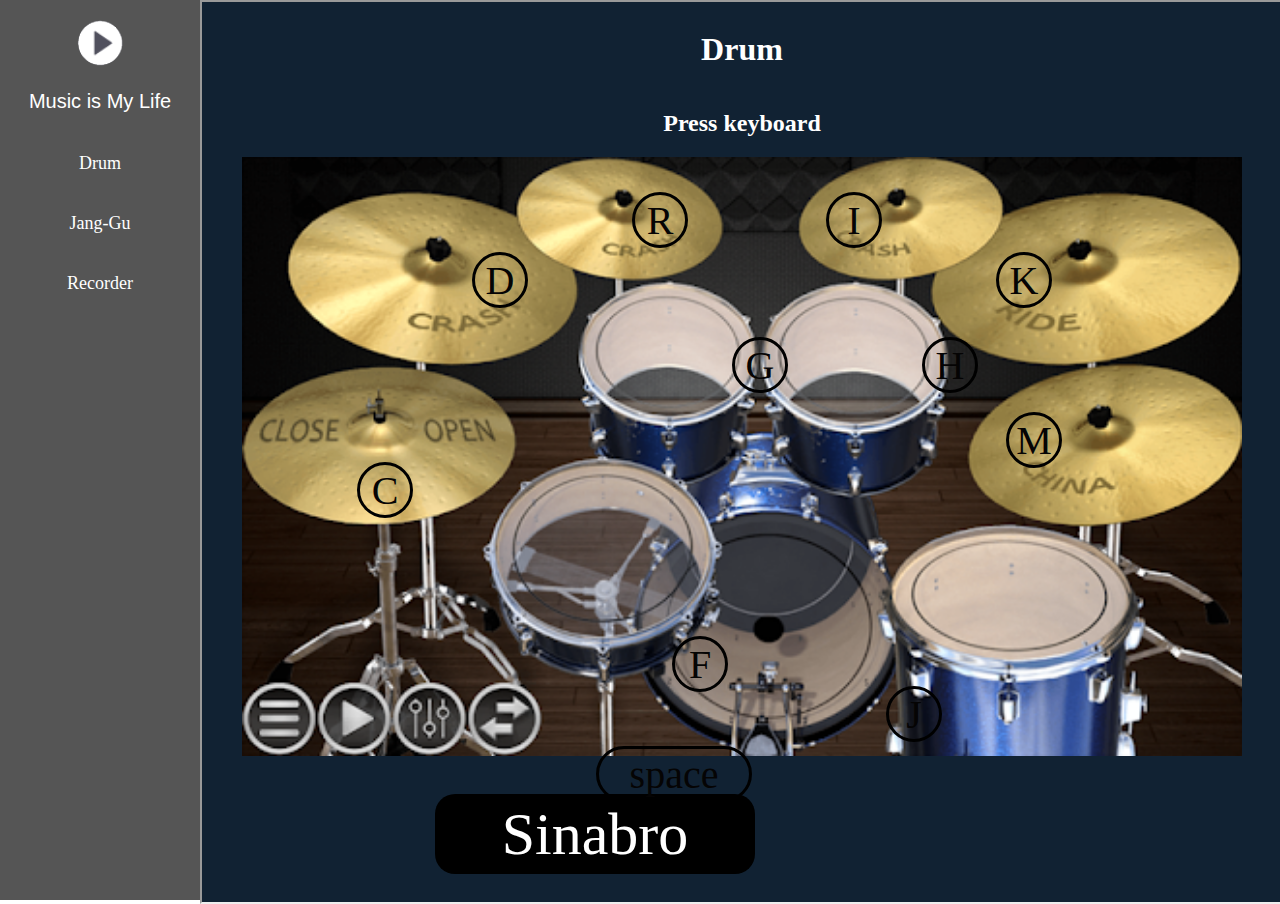
<file: index.html>
<!DOCTYPE html>
<html lang="en">
    
<head>
    <link rel="stylesheet" type="text/css" href="./index.css">
    <meta charset="UTF-8">
    <meta name="viewport" content="width=device-width, initial-scale=1.0">
    <meta http-equiv="X-UA-Compatible" content="ie=edge">
    <title>Document</title>
</head>
<body>
    <div class="container">
        <div class="sidebar">
            <img src="./image/재생이미지.png">
            <div class="head">
                <p>Music is My Life</p>
            </div>
            <button id="drum">Drum</button>
            <button id="jang-gu">Jang-Gu</button>
            <button id="recorder">Recorder</button>
        </div>
        <div id="inst-wrapper"><iframe id="inst" src="./inst/drum/index.html"></iframe></div>
    </div>

    <script src="./index.js" type="text/javascript"></script>
</body>
</html>
</file>
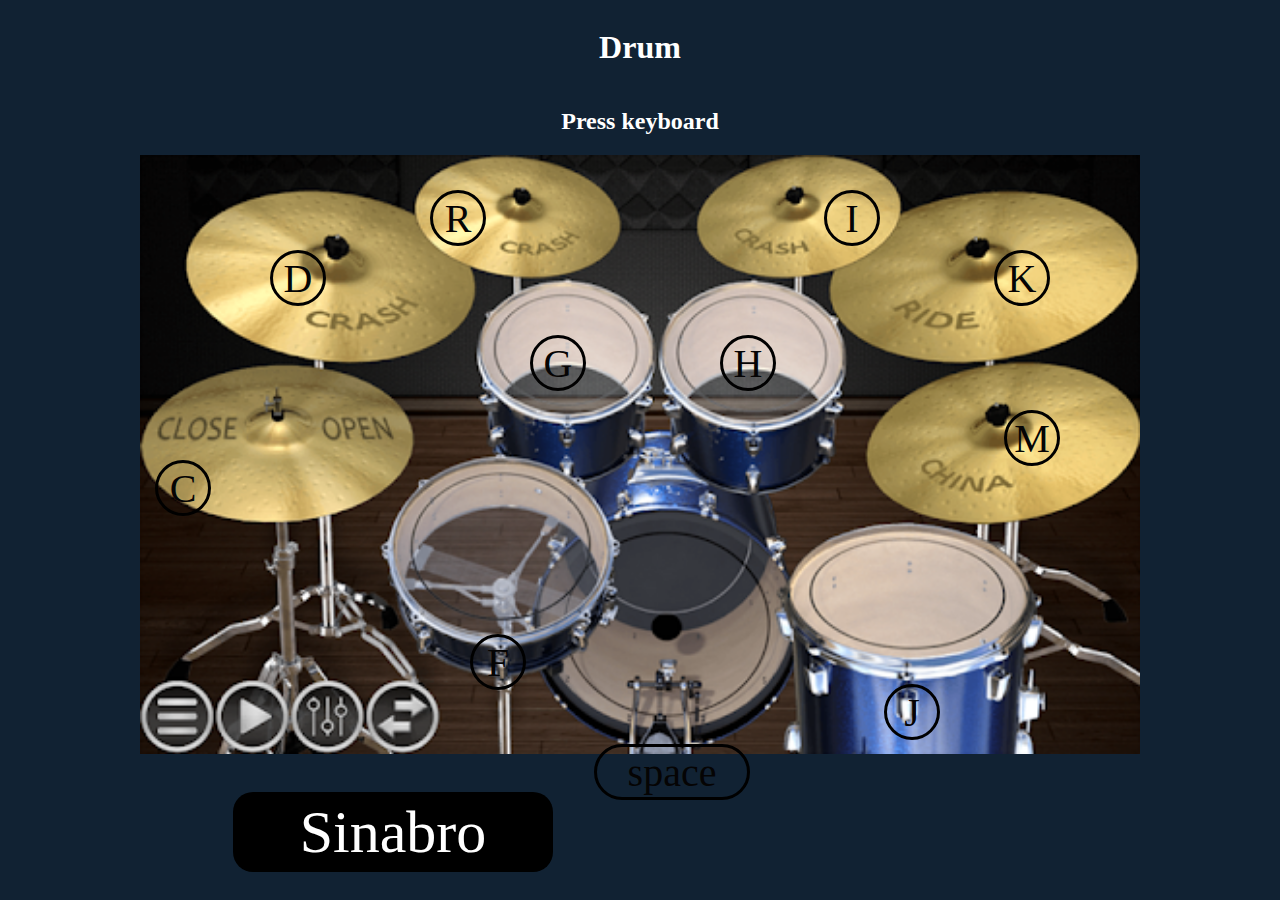
<file: inst/drum/index.html>
<!DOCTYPE html>
<html lang="en">
<head>
    <meta charset="UTF-8">
    <meta name="viewport" content="width=device-width, initial-scale=1.0">
    <meta http-equiv="X-UA-Compatible" content="ie=edge">
    <link rel="stylesheet" href="./index.css"/>
    <title>Document</title>
</head>
<body>
    <h1 class="text">Drum</h1>
    <h2 class="text">Press keyboard</h2>
    <div id="content">
        <img src="./image/drum.webp" width="1000px" height="auto">
        <div id="content">
            <button class="press-button button" id="left-smallCrash">R</button>
            <button class="press-button button" id="left-crash">D</button>
            <button class="press-button button" id="left-close">C</button>
            
            <button class="press-button button" id="right-crash">I</button>
            <button class="press-button button" id="right-ride">K</button>
            <button class="press-button button" id="right-china">M</button>
            <button class="press-button button" id="left-tom">G</button>
            
            <button class="press-button button" id="right-tom">H</button>
            <button class="press-buttonS button" id="base-drum">space</button>
            <button class="press-button button" id="snare-drum">F</button>
            <button class="press-button button" id="floor-tom">J</button>
            <div class="Itext"><span>Sinabro</span></div>
        </div>
    </div>
    <script src="./index.js"></script>
</body>
</html>
</file>
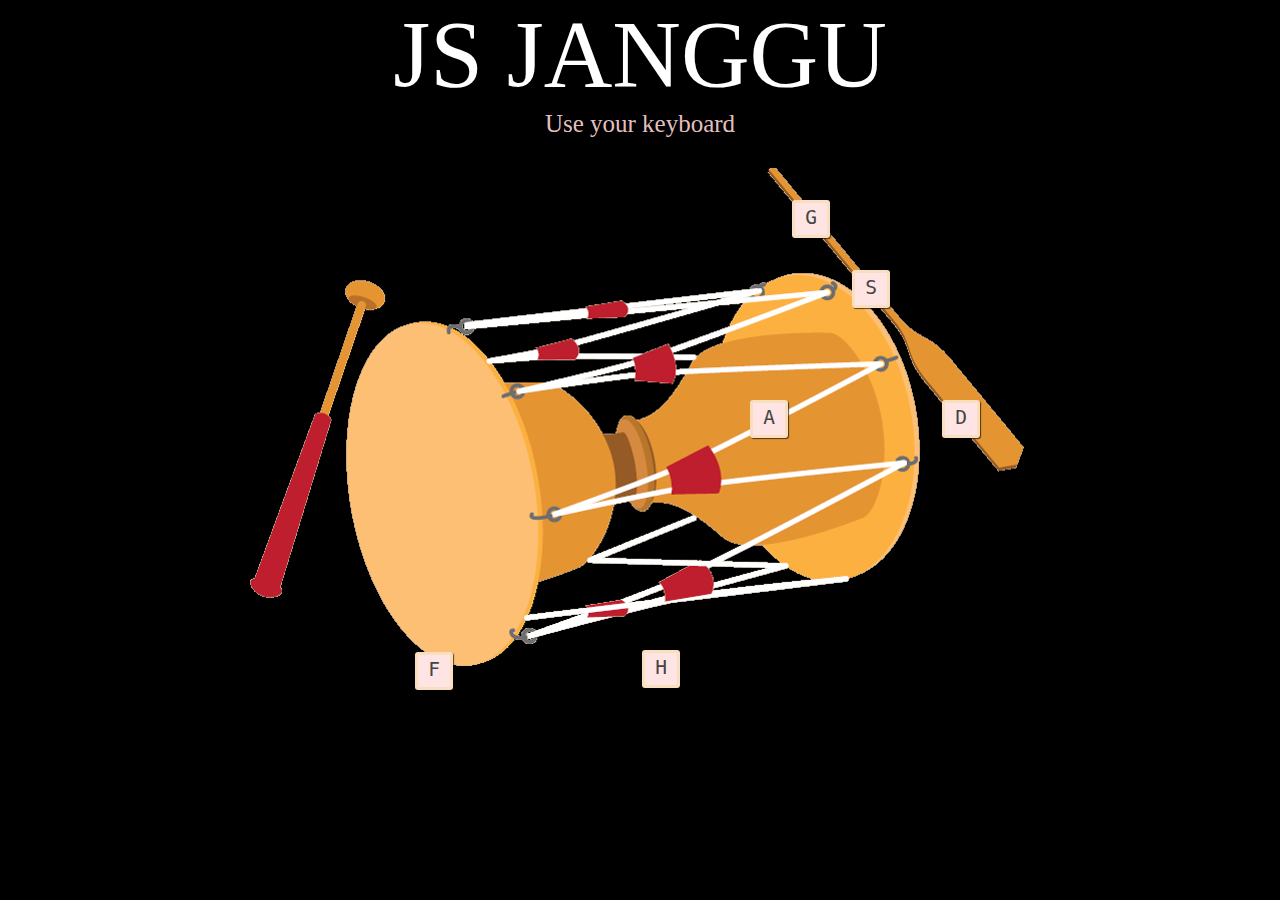
<file: inst/jang-gu/index.html>
<!DOCTYPE html>
<html lang="en">
<head>
    <meta charset="UTF-8">
    <meta name="viewport" content="width=device-width, initial-scale=1.0">
     <title>Janggu</title>   
     <link rel="stylesheet" href="./Janggu.css">

</head>
<body>

    <div class="janggu_text">
        JS JANGGU
        <p>Use your keyboard</p>
    </div>
    <div id="img">
        <img src="./img/jang.png">
            <div data-key="65" class="key dung">
                <kbd>A</kbd>
              </div>
              <div data-key="83" class="key gi">
                <kbd>S</kbd>
              </div>
            <div data-key="68" class="key duck">
                <kbd>D</kbd>
            </div>
            <div data-key="70" class="key kung">
                <kbd>F</kbd>
            </div>
            <div data-key="71" class="key durr">
                <kbd>G</kbd>
            </div>
            <div data-key="72" class="key ssu">
                <kbd>H</kbd>
            </div>
    </div>
    <audio data-key="65" src="./img/dung.mp3"></audio>
    <audio data-key="83" src="./img/giduck.mp3"></audio>
    <audio data-key="68" src="./img/duck.mp3"></audio>
    <audio data-key="70" src="./img/kung.mp3"></audio>
    <audio data-key="71" src="./img/durr.mp3"></audio>
    <audio data-key="72" src="./img/alssigu.mp3"></audio>
    <script src="./Janggu.js"></script>    
    </body>
</html>
</file>
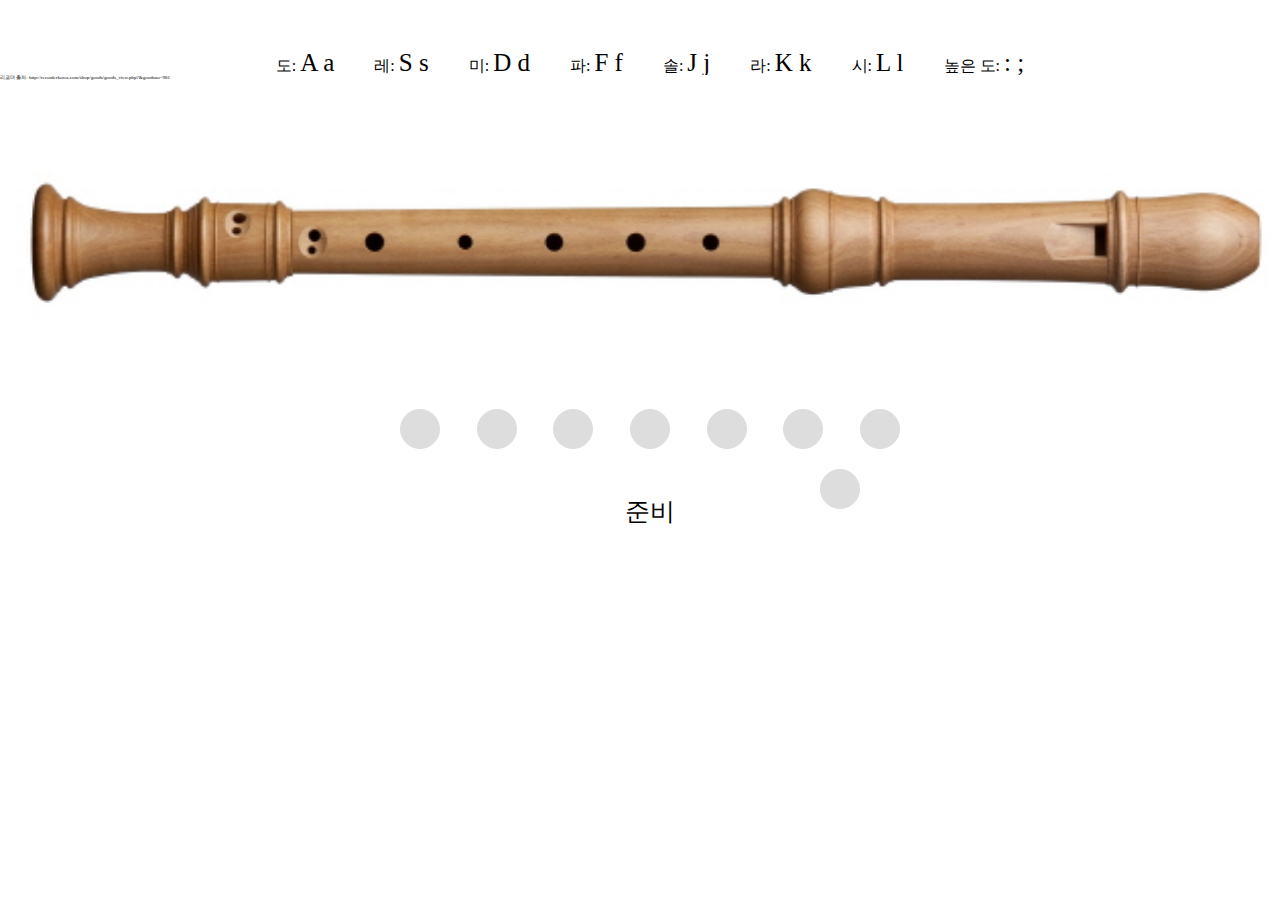
<file: inst/recorder/index.html>
<!DOCTYPE html>
<html lang="ko">
<head>
    <meta charset="UTF-8">
    <meta name="viewport" content="width=device-width, initial-scale=1.0">
    <meta http-equiv="X-UA-Compatible" content="ie=edge">
    <title>Recorder</title>
    <link rel="stylesheet" href="css/reset.css">
    <link rel="stylesheet" href="css/recorder.css">
</head>
<body>
    <div id="info"> 
        <p>도: <span>A a</span></p>
        <p>레: <span>S s</span></p>
        <p>미: <span>D d</span></p>
        <p>파: <span>F f</span></p>
        <p>솔: <span>J j</span></p>
        <p>라: <span>K k</span></p>
        <p>시: <span>L l</span></p>
        <p>높은 도: <span>: ;</span></p>
    </div>
    <div id="recorder">
        <img id="recorderImage" src="img/recorder.jpg" alt="recorder">
        <p id="source">리코더 출처: http://recorderkorea.com/shop/goods/goods_view.php?&goodsno=981</p>
        <div id="mainHole">
            <div class="holes"><button class="holesButton"></button></div>
            <div class="holes"><button class="holesButton"></button></div>
            <div class="holes"><button class="holesButton"></button></div>
            <div class="holes"><button class="holesButton"></button></div>
            <div class="holes"><button class="holesButton"></button></div>
            <div class="holes"><button class="holesButton"></button></div>
            <div class="holes"><button class="holesButton"></button></div>
            <div class="holes lastHole"><button class="holesButton"></button></div>
        </div>
    </div>
    <p id="lastTyping">준비</p>
    <script type="text/javascript" src="js/recorder.js"></script>
</body>
</html>
</file>
<file: index.css>
body {
    margin: 0px;
}

.container {
    display: flex;
}

.sidebar {
    text-align: center;
    margin: 0px;
    padding: 0px;
    width: 200px;
    background-color:#555555;
    height: 100vh;
    overflow: auto;
}

.sidebar button {
    all: unset;
    width: 100%;
    font-size: 18px;
    display: block;
    color: #ffffff;
    text-decoration: none;
    max-height: 20px;
    padding: 20px 0;
    text-align: center;
    cursor: pointer;
}

.sidebar .active {
    font-weight: bold; 
    font-size: 20px;
    background-color: #8b139b;
}

.sidebar button:hover {
    background: #757575;
    color: #ffffff;
}

div.content{
    padding: 0;
    height: 800px;
}

.content *{
    margin-top:0;
}

.head p {
    font-size: 20px;
    margin: 20px;
    color: #ffffff;
    font-family: 'Trebuchet MS', 'Lucida Sans Unicode', 'Lucida Grande', 'Lucida Sans', Arial, sans-serif;;
}

img {
    margin-top: 20px;
}

a {
    font-family: 'Segoe UI', Tahoma, Geneva, Verdana, sans-serif;
}

iframe {
    display: block;
    width: 100%;
    height: 100vh;
}

#inst-wrapper {
    flex: 1;
    display: block;
    height: 100vh;
    
    position: relative;
}
</file>
<file: inst/drum/index.css>
.text {
    color: white;
}

.Itext {
    display: flex;
    position: absolute;
    bottom: 28px;
    left: 233px;
    background: black;
    width: 320px;
    height: 80px;
    justify-content: center;
    align-items: center;
    border-radius: 20px;
}

.Itext span {
    font-family: Georgia, 'Times New Roman', Times, serif;
    font-size: 60px;
    color: white;
}
body {
    display: flex;
    flex-direction: column;
    text-align: center;
    background-color: #123;
}

#content {
    display: flex;
    justify-content: center;
    align-items: center;
}

.press-button {
    all: unset;
    font-size: 40px;
    color: rgb(5, 4, 4);
    font-family: Georgia, 'Times New Roman', Times, serif;
    position: absolute;
    z-index: 1;
    width: 50px;
    height: 50px;
    border-radius: 100px;
    border: 3px solid black;
}

.press-buttonS {
    all: unset;
    font-size: 40px;
    color: rgb(5, 4, 4);
    font-family: Georgia, 'Times New Roman', Times, serif;
    position: absolute;
    z-index: 1;
    width: 150px;
    height: 50px;
    border-radius: 100px;
    border: 3px solid black;
}

.content img {
    z-index: -1;
}

#left-smallCrash {
    left: 430px;
    top: 190px;
}

#left-crash {
    left: 270px;
    top: 250px;
}

#left-close {
    top: 460px;
    left: 155px;
}

#right-crash {
    top: 190px;
    right: 400px;
}

#right-ride {
    top: 250px;
    right: 230px;
}

#right-china {
    top: 410px;
    right: 220px;
}

#left-tom {
    top: 335px;
    left: 530px;
}

#right-tom {
    top: 335px;
    left: 720px;
}

#base-drum {
    bottom: 100px;
    right: 530px;
}

#snare-drum {
    bottom: 210px;
    left: 470px;
}

#floor-tom {
    right: 340px;
    bottom: 160px;
}
</file>
<file: inst/jang-gu/Janggu.css>
body
{
    background-color: black;
    margin: 0px;
}

#img
{
    text-align: center;
    background-color: black;
    margin: 30px;
    justify-content: center;
}

.janggu_text
{
    justify-content: center;
    font-size: 95px;
    color: white;
    text-align: center;
    font-family: serif;
}

.janggu_text > p
{
    color: rgba(250, 210, 210, 0.932);
    font-size: 25px;
    text-align: center;    
    justify-content: center;
    margin: 0px;
}

.key {
    display: inline-block;
    /* 애니메이션 속도 */
	transition: all ease-in-out .042s;
	position: absolute;
	background: rgb(255, 228, 228);
    font-size: 1.5em;
    font-family: 'HY견고딕';
    height: 32px;
    width: 32px;
    text-align: center;
    border-radius: 3px;
    border: 3px solid rgba(248, 220, 182, 0.829);
    color: #444;
    box-shadow: 1px 1px 1px rgba(0,0,0,.65);
}

.key.dung {
        top: 400px;
        left: 750px;
}

.key.gi {

    top:270px;
    right: 390px;
}

.key.duck {
    top: 400px;
    right: 300px;
}

.key.kung {
    bottom: 210px;
    left: 415px;
}

.key.durr {
    top: 200px;
    right: 450px;
}

.key.ssu {
    top: 650px;
    right: 600px; 
}

div.playing
{
    background-color: rgba(245, 140, 140, 0.651);
    transform: scale(1.3);
    box-shadow: 0px 5px 10px 5px rgba(122, 119, 119, 0.829);
}
</file>
<file: inst/recorder/css/recorder.css>
body {
    width: 1300px;
    margin: 0 auto;
}
#info {
    display: flex;
    justify-content: center;
    margin-top: 50px;
}
#info > p {
    margin: 0 20px;
}
#info > p > span {
    display: inline-block;
    font-size: 25px;
}
#recorder {
    position: relative;
}
#recorderImage {
    width: 1300px;
    z-index: -1;
}
#source {
    font-size: 5px;
    position: absolute;
    top: 0;
    left: 0;
}
#lastTyping {
    text-align: center;
    padding-top: 50px;
    font-size: 25px;
}
#mainHole {
    position: relative;
    display: flex;
    justify-content: space-between;
    align-items: center;
    width: 500px;
    margin: 0 auto;
}
.holes {
    width: 40px;
    height: 40px;
    padding: 0;
    margin: 0;
    border: 0;
}
.holesButton {
    width: 40px;
    height: 40px;
    padding: 0;
    margin: 0;
    border: 1px solid #dddddd;
    border-radius: 50%;
    background-color: #dddddd;
}
.lowDo .holes button {
    background-color: red !important;
}
.re .holes button {
    background-color: red;
}
.re .holes:nth-child(1) button {
    background-color: #dddddd !important;
}
.mi .holes button {
    background-color: red;
}
.mi .holes:nth-child(1) button,
.mi .holes:nth-child(2) button {
    background-color: #dddddd !important;
}
.fa .holes button {
    background-color: red;
}
.fa .holes:nth-child(1) button,
.fa .holes:nth-child(2) button,
.fa .holes:nth-child(3) button {
    background-color: #dddddd !important;
}
.so .holes button {
    background-color: red;
}
.so .holes:nth-child(1) button,
.so .holes:nth-child(2) button,
.so .holes:nth-child(3) button,
.so .holes:nth-child(4) button {
    background-color: #dddddd !important;
}
.la .holes button {
    background-color: #dddddd;
}
.la .holes:nth-child(8) button,
.la .holes:nth-child(7) button,
.la .holes:nth-child(6) button {
    background-color: red !important;
}
.ti .holes button {
    background-color: #dddddd;
}
.ti .holes:nth-child(8) button,
.ti .holes:nth-child(7) button {
    background-color: red !important;
}
.highDo .holes:nth-child(8) button,
.highDo .holes:nth-child(6) button {
    background-color: red !important;
}
.lastHole {
    position: absolute;
    top: 60px;
    right: 40px;
}
</file>
